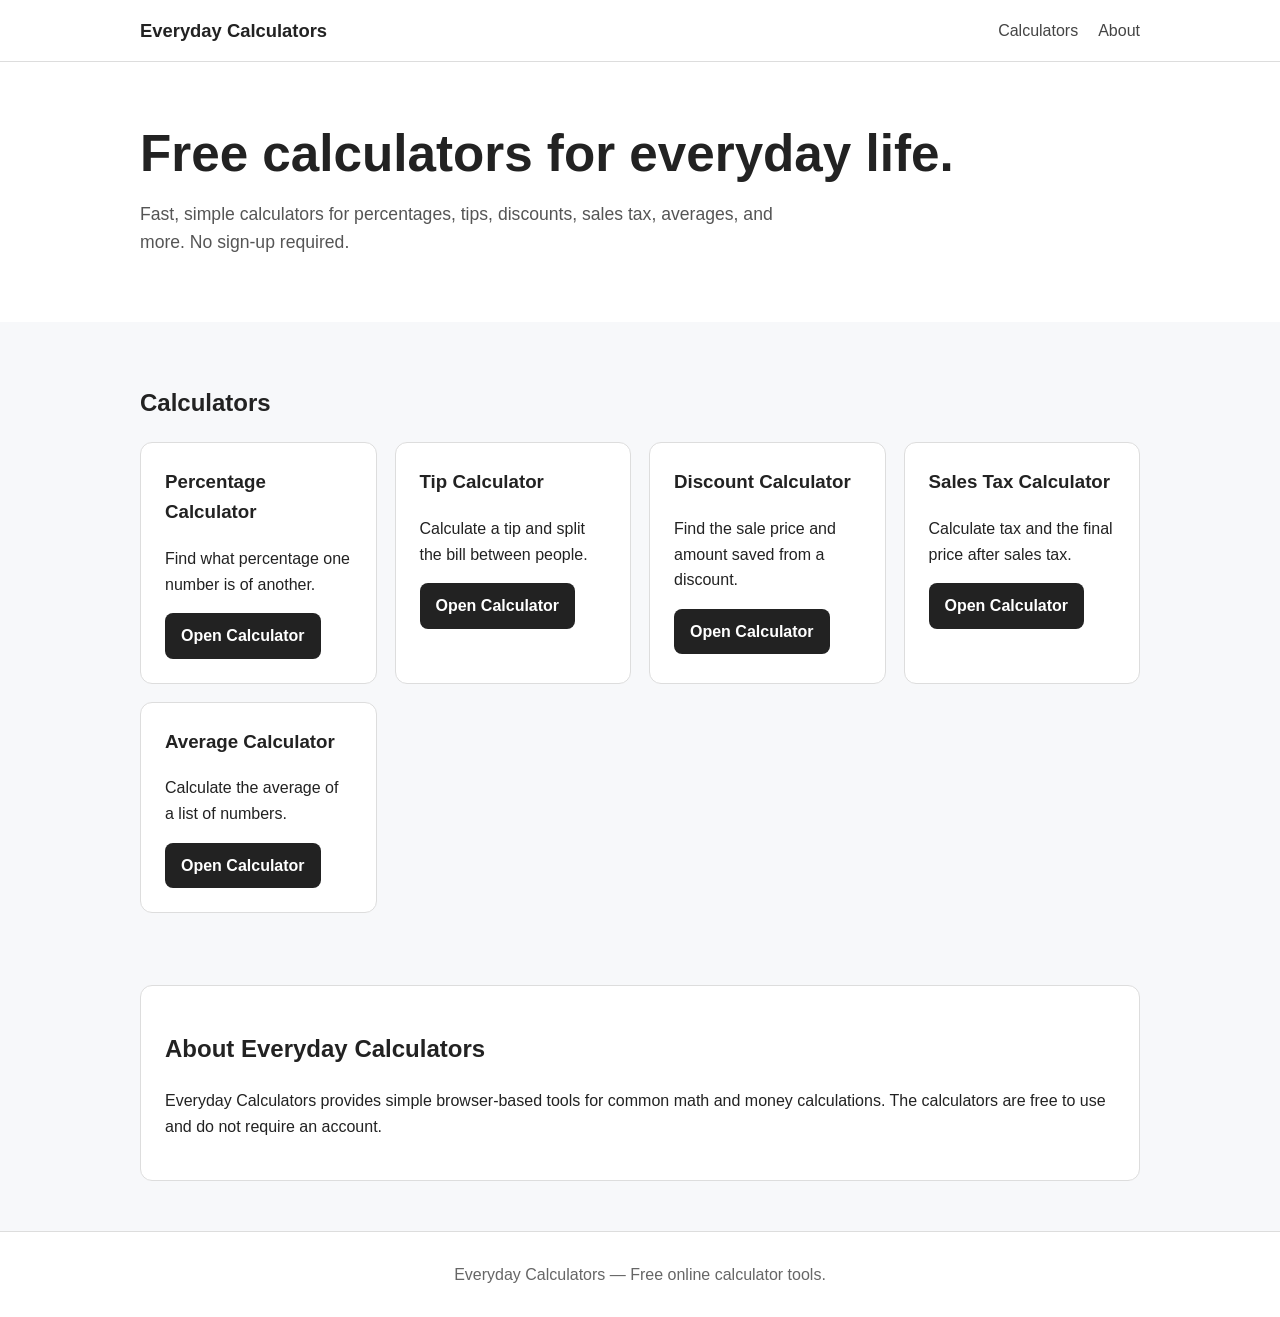
<file: index.html>
<!doctype html>
<html lang="en">
<head> <meta name="google-site-verification" content="U4AQ6ooMI82tRVPLkRPx9xhh85kpOg4tA74BKeQLbwQ" />
<meta charset="utf-8">
<meta name="viewport" content="width=device-width,initial-scale=1">
<title>Everyday Calculators – Free Online Calculator Tools</title>
<meta name="description" content="Free online calculators for percentages, tips, discounts, sales tax, averages, and everyday math. Fast, simple, and no sign-up required.">
<link rel="stylesheet" href="style.css">
</head> 
<body>
<header><div class="container nav">
<a class="logo" href="index.html">Everyday Calculators</a>
<nav class="navlinks"><a href="#calculators">Calculators</a><a href="#about">About</a></nav>
</div></header>
<main>
<section class="hero"><div class="container">
<h1>Free calculators for everyday life.</h1>
<p>Fast, simple calculators for percentages, tips, discounts, sales tax, averages, and more. No sign-up required.</p>
</div></section>
<div class="container">
<section id="calculators"><h2>Calculators</h2><div class="grid">
<article class="card"><h3>Percentage Calculator</h3><p>Find what percentage one number is of another.</p><a class="btn" href="percentage-calculator.html">Open Calculator</a></article>
<article class="card"><h3>Tip Calculator</h3><p>Calculate a tip and split the bill between people.</p><a class="btn" href="tip-calculator.html">Open Calculator</a></article>
<article class="card"><h3>Discount Calculator</h3><p>Find the sale price and amount saved from a discount.</p><a class="btn" href="discount-calculator.html">Open Calculator</a></article>
<article class="card"><h3>Sales Tax Calculator</h3><p>Calculate tax and the final price after sales tax.</p><a class="btn" href="sales-tax-calculator.html">Open Calculator</a></article>
<article class="card"><h3>Average Calculator</h3><p>Calculate the average of a list of numbers.</p><a class="btn" href="average-calculator.html">Open Calculator</a></article>
</div></section>
<section id="about" class="info"><h2>About Everyday Calculators</h2><p>Everyday Calculators provides simple browser-based tools for common math and money calculations. The calculators are free to use and do not require an account.</p></section>
</div></main>
<footer>Everyday Calculators — Free online calculator tools.</footer>
</body>
</html>
</file>
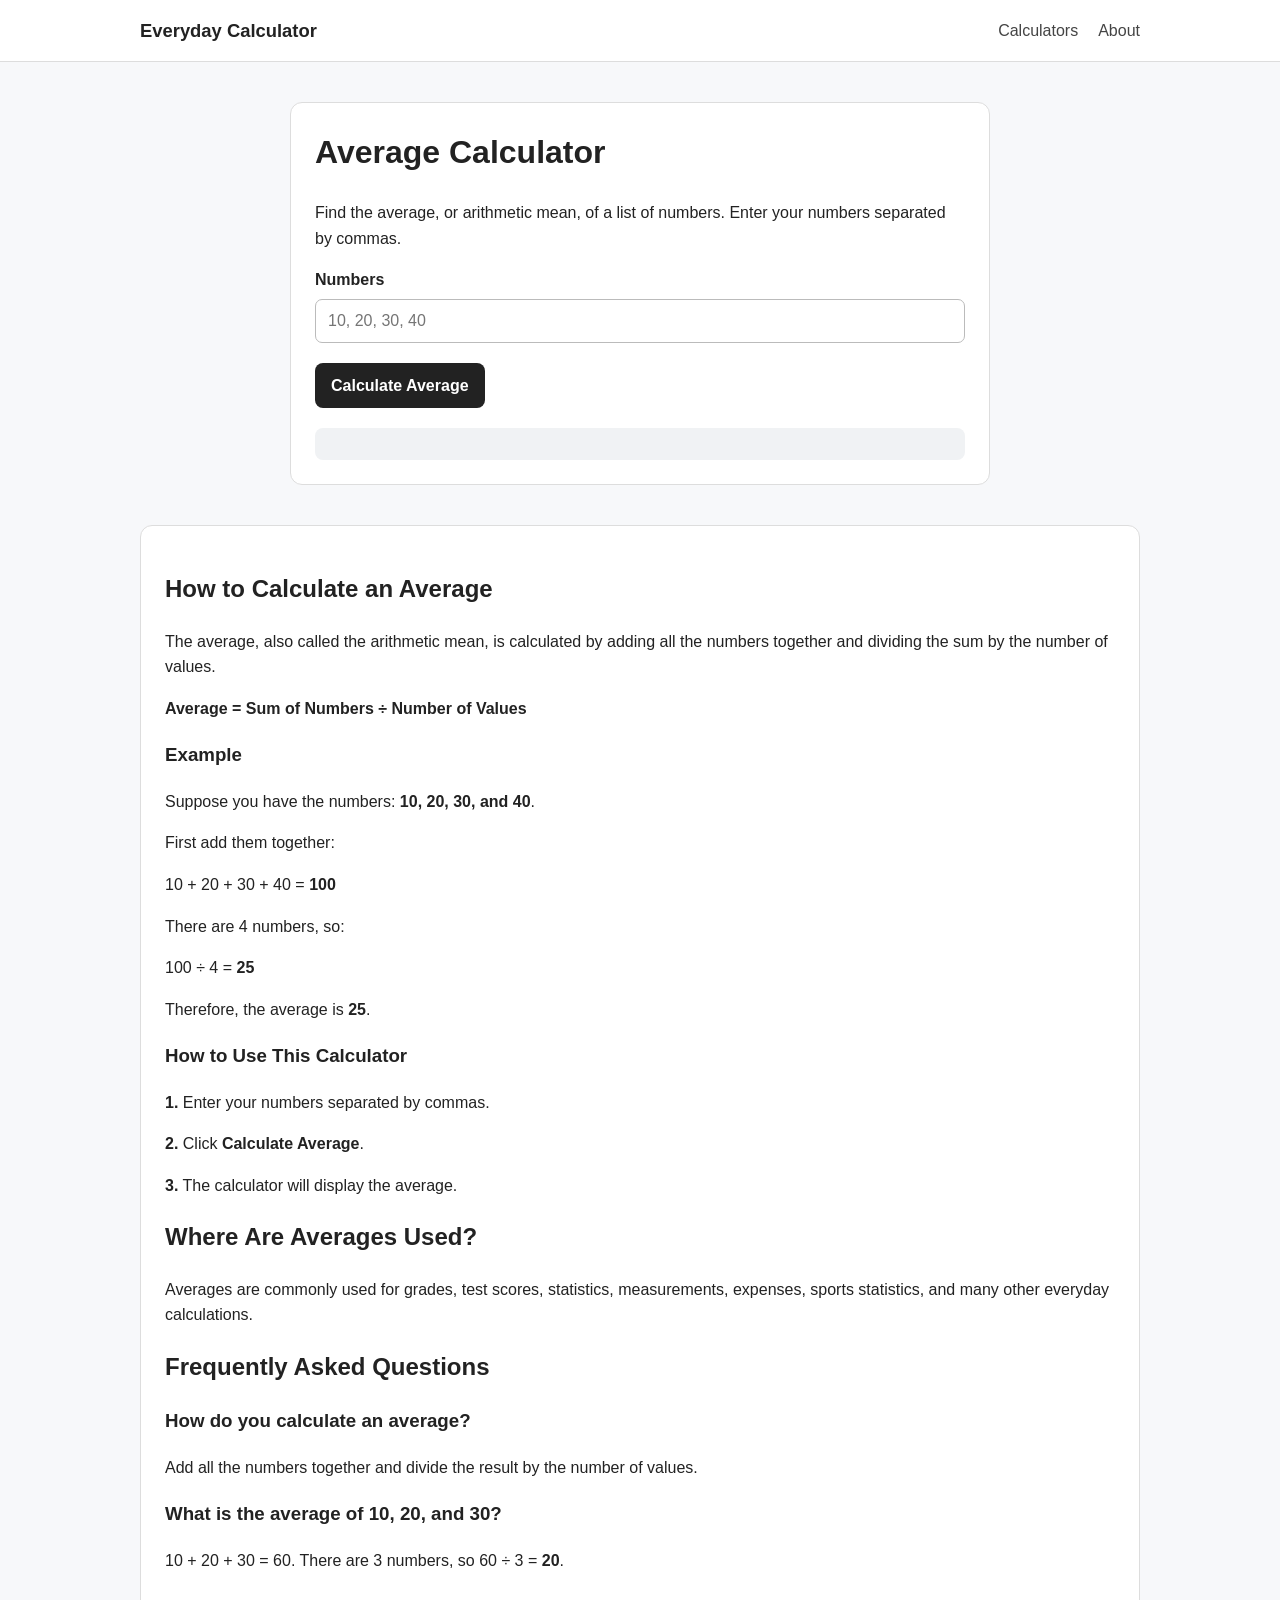
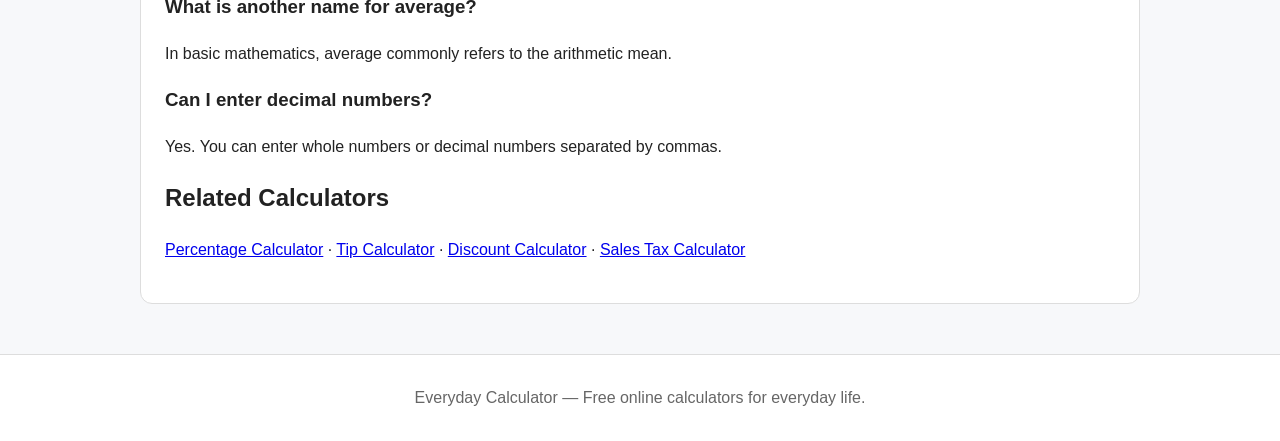
<file: average-calculator.html>
<!doctype html>
<html lang="en">
<head>
<meta charset="utf-8">
<meta name="viewport" content="width=device-width,initial-scale=1">

<title>Average Calculator – Find the Mean of Numbers | Everyday Calculator</title>

<meta name="description" content="Use this free average calculator to find the mean of a list of numbers. Enter numbers separated by commas to calculate the average instantly.">

<link rel="canonical" href="https://danman23m-cmyk.github.io/EverydayCalculator/average-calculator.html">

<meta property="og:title" content="Average Calculator – Everyday Calculator">
<meta property="og:description" content="Calculate the average or mean of numbers quickly with this free online calculator.">
<meta property="og:type" content="website">
<meta property="og:url" content="https://danman23m-cmyk.github.io/EverydayCalculator/average-calculator.html">

<link rel="stylesheet" href="style.css">

<script type="application/ld+json">
{
  "@context":"https://schema.org",
  "@type":"WebApplication",
  "name":"Average Calculator",
  "url":"https://danman23m-cmyk.github.io/EverydayCalculator/average-calculator.html",
  "applicationCategory":"Calculator",
  "operatingSystem":"All",
  "description":"A free online average calculator for finding the mean of a list of numbers."
}
</script>

<script type="application/ld+json">
{
  "@context":"https://schema.org",
  "@type":"FAQPage",
  "mainEntity":[
    {
      "@type":"Question",
      "name":"How do you calculate an average?",
      "acceptedAnswer":{
        "@type":"Answer",
        "text":"Add all the numbers together and divide the sum by the number of values."
      }
    },
    {
      "@type":"Question",
      "name":"What is the average of 10, 20, and 30?",
      "acceptedAnswer":{
        "@type":"Answer",
        "text":"The average of 10, 20, and 30 is 20."
      }
    },
    {
      "@type":"Question",
      "name":"What is another name for average?",
      "acceptedAnswer":{
        "@type":"Answer",
        "text":"In basic mathematics, average commonly refers to the arithmetic mean."
      }
    },
    {
      "@type":"Question",
      "name":"Can I enter decimal numbers?",
      "acceptedAnswer":{
        "@type":"Answer",
        "text":"Yes. You can enter whole numbers or decimal numbers separated by commas."
      }
    }
  ]
}
</script>
</head>

<body>

<header>
  <div class="container nav">
    <a class="logo" href="index.html">Everyday Calculator</a>

    <nav class="navlinks">
      <a href="index.html">Calculators</a>
      <a href="index.html#about">About</a>
    </nav>
  </div>
</header>

<main class="page">
  <div class="container">

    <div class="tool">

      <h1>Average Calculator</h1>

      <p>
        Find the average, or arithmetic mean, of a list of numbers.
        Enter your numbers separated by commas.
      </p>

      <div class="form-grid">

        <div>
          <label for="numbers">Numbers</label>
          <input
            id="numbers"
            type="text"
            placeholder="10, 20, 30, 40"
          >
        </div>

      </div>

      <div class="actions">
        <button class="btn" onclick="average()">
          Calculate Average
        </button>
      </div>

      <div id="result" class="result"></div>

    </div>

    <section class="info">

      <h2>How to Calculate an Average</h2>

      <p>
        The average, also called the arithmetic mean, is calculated
        by adding all the numbers together and dividing the sum by
        the number of values.
      </p>

      <p>
        <strong>
          Average = Sum of Numbers ÷ Number of Values
        </strong>
      </p>

      <h3>Example</h3>

      <p>
        Suppose you have the numbers:
        <strong>10, 20, 30, and 40</strong>.
      </p>

      <p>
        First add them together:
      </p>

      <p>
        10 + 20 + 30 + 40 = <strong>100</strong>
      </p>

      <p>
        There are 4 numbers, so:
      </p>

      <p>
        100 ÷ 4 = <strong>25</strong>
      </p>

      <p>
        Therefore, the average is <strong>25</strong>.
      </p>

      <h3>How to Use This Calculator</h3>

      <p>
        <strong>1.</strong> Enter your numbers separated by commas.
      </p>

      <p>
        <strong>2.</strong> Click <strong>Calculate Average</strong>.
      </p>

      <p>
        <strong>3.</strong> The calculator will display the average.
      </p>

      <h2>Where Are Averages Used?</h2>

      <p>
        Averages are commonly used for grades, test scores, statistics,
        measurements, expenses, sports statistics, and many other
        everyday calculations.
      </p>

      <h2>Frequently Asked Questions</h2>

      <h3>How do you calculate an average?</h3>

      <p>
        Add all the numbers together and divide the result by the
        number of values.
      </p>

      <h3>What is the average of 10, 20, and 30?</h3>

      <p>
        10 + 20 + 30 = 60. There are 3 numbers, so 60 ÷ 3 =
        <strong>20</strong>.
      </p>

      <h3>What is another name for average?</h3>

      <p>
        In basic mathematics, average commonly refers to the
        arithmetic mean.
      </p>

      <h3>Can I enter decimal numbers?</h3>

      <p>
        Yes. You can enter whole numbers or decimal numbers separated
        by commas.
      </p>

      <h2>Related Calculators</h2>

      <p>
        <a href="percentage-calculator.html">Percentage Calculator</a> ·
        <a href="tip-calculator.html">Tip Calculator</a> ·
        <a href="discount-calculator.html">Discount Calculator</a> ·
        <a href="sales-tax-calculator.html">Sales Tax Calculator</a>
      </p>

    </section>

  </div>
</main>

<footer>
  Everyday Calculator — Free online calculators for everyday life.
</footer>

<script src="script.js"></script>

</body>
</html>
</file>
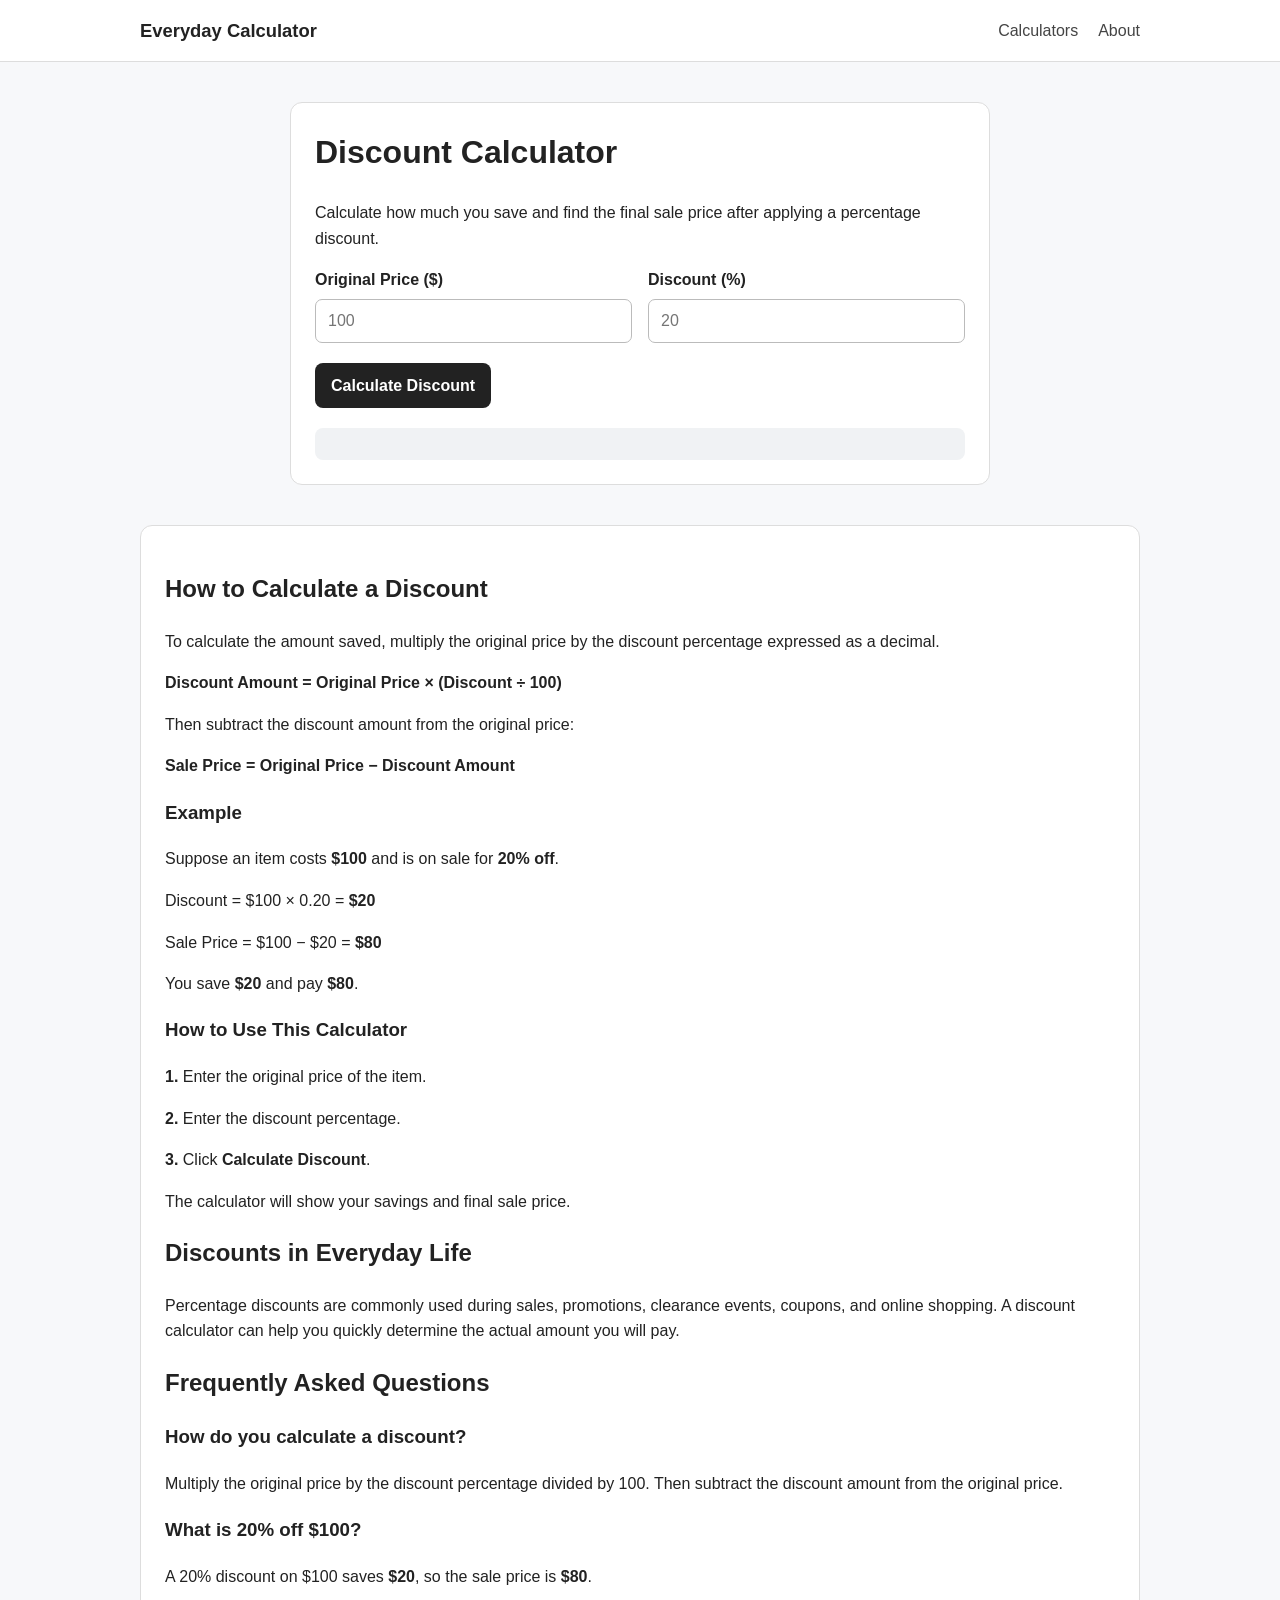
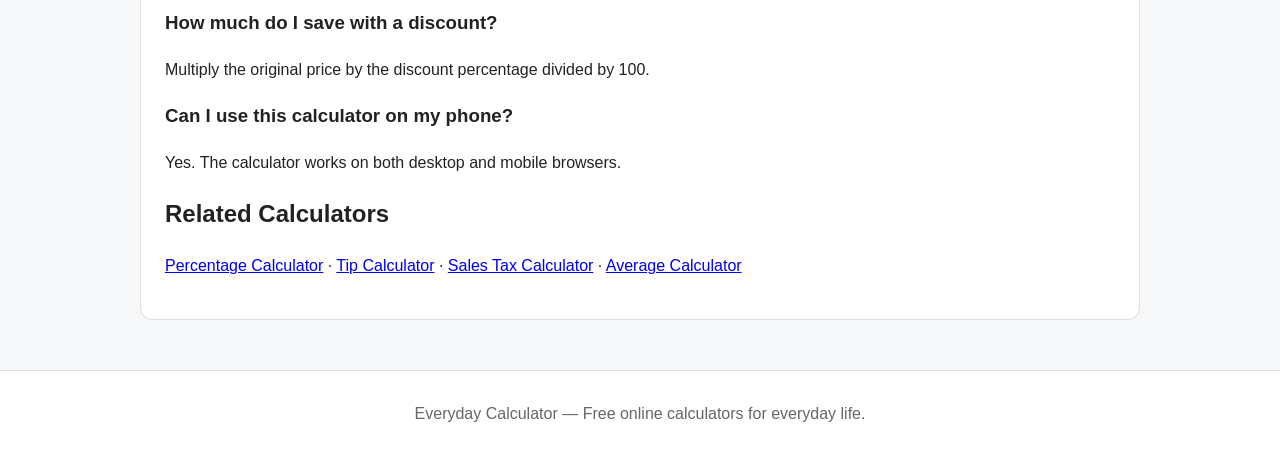
<file: discount-calculator.html>
<!doctype html>
<html lang="en">
<head>
<meta charset="utf-8">
<meta name="viewport" content="width=device-width,initial-scale=1">

<title>Discount Calculator – Calculate Sale Prices & Savings | Everyday Calculator</title>

<meta name="description" content="Use this free discount calculator to find your sale price and how much money you save after a percentage discount.">

<link rel="canonical" href="https://danman23m-cmyk.github.io/EverydayCalculator/discount-calculator.html">

<meta property="og:title" content="Discount Calculator – Everyday Calculator">
<meta property="og:description" content="Calculate sale prices, discounts, and total savings quickly with this free online calculator.">
<meta property="og:type" content="website">
<meta property="og:url" content="https://danman23m-cmyk.github.io/EverydayCalculator/discount-calculator.html">

<link rel="stylesheet" href="style.css">

<script type="application/ld+json">
{
  "@context":"https://schema.org",
  "@type":"WebApplication",
  "name":"Discount Calculator",
  "url":"https://danman23m-cmyk.github.io/EverydayCalculator/discount-calculator.html",
  "applicationCategory":"Calculator",
  "operatingSystem":"All",
  "description":"A free online discount calculator for finding sale prices and savings."
}
</script>

<script type="application/ld+json">
{
  "@context":"https://schema.org",
  "@type":"FAQPage",
  "mainEntity":[
    {
      "@type":"Question",
      "name":"How do you calculate a discount?",
      "acceptedAnswer":{
        "@type":"Answer",
        "text":"Multiply the original price by the discount percentage expressed as a decimal. Subtract the discount amount from the original price to find the sale price."
      }
    },
    {
      "@type":"Question",
      "name":"What is 20% off $100?",
      "acceptedAnswer":{
        "@type":"Answer",
        "text":"A 20% discount on $100 saves $20, making the sale price $80."
      }
    },
    {
      "@type":"Question",
      "name":"How much do I save with a discount?",
      "acceptedAnswer":{
        "@type":"Answer",
        "text":"Multiply the original price by the discount percentage divided by 100. For example, a 20% discount on $100 saves $20."
      }
    },
    {
      "@type":"Question",
      "name":"Can I use this discount calculator on my phone?",
      "acceptedAnswer":{
        "@type":"Answer",
        "text":"Yes. The discount calculator works on modern desktop and mobile web browsers."
      }
    }
  ]
}
</script>
</head>

<body>

<header>
  <div class="container nav">
    <a class="logo" href="index.html">Everyday Calculator</a>

    <nav class="navlinks">
      <a href="index.html">Calculators</a>
      <a href="index.html#about">About</a>
    </nav>
  </div>
</header>

<main class="page">
  <div class="container">

    <div class="tool">

      <h1>Discount Calculator</h1>

      <p>
        Calculate how much you save and find the final sale price
        after applying a percentage discount.
      </p>

      <div class="form-grid">

        <div>
          <label for="price">Original Price ($)</label>
          <input
            id="price"
            type="number"
            min="0"
            step="any"
            placeholder="100"
          >
        </div>

        <div>
          <label for="discountPercent">Discount (%)</label>
          <input
            id="discountPercent"
            type="number"
            min="0"
            step="any"
            placeholder="20"
          >
        </div>

      </div>

      <div class="actions">
        <button class="btn" onclick="discount()">
          Calculate Discount
        </button>
      </div>

      <div id="result" class="result"></div>

    </div>

    <section class="info">

      <h2>How to Calculate a Discount</h2>

      <p>
        To calculate the amount saved, multiply the original price by
        the discount percentage expressed as a decimal.
      </p>

      <p>
        <strong>
          Discount Amount = Original Price × (Discount ÷ 100)
        </strong>
      </p>

      <p>
        Then subtract the discount amount from the original price:
      </p>

      <p>
        <strong>
          Sale Price = Original Price − Discount Amount
        </strong>
      </p>

      <h3>Example</h3>

      <p>
        Suppose an item costs <strong>$100</strong> and is on sale
        for <strong>20% off</strong>.
      </p>

      <p>
        Discount = $100 × 0.20 = <strong>$20</strong>
      </p>

      <p>
        Sale Price = $100 − $20 = <strong>$80</strong>
      </p>

      <p>
        You save <strong>$20</strong> and pay <strong>$80</strong>.
      </p>

      <h3>How to Use This Calculator</h3>

      <p>
        <strong>1.</strong> Enter the original price of the item.
      </p>

      <p>
        <strong>2.</strong> Enter the discount percentage.
      </p>

      <p>
        <strong>3.</strong> Click <strong>Calculate Discount</strong>.
      </p>

      <p>
        The calculator will show your savings and final sale price.
      </p>

      <h2>Discounts in Everyday Life</h2>

      <p>
        Percentage discounts are commonly used during sales,
        promotions, clearance events, coupons, and online shopping.
        A discount calculator can help you quickly determine the
        actual amount you will pay.
      </p>

      <h2>Frequently Asked Questions</h2>

      <h3>How do you calculate a discount?</h3>

      <p>
        Multiply the original price by the discount percentage divided
        by 100. Then subtract the discount amount from the original price.
      </p>

      <h3>What is 20% off $100?</h3>

      <p>
        A 20% discount on $100 saves <strong>$20</strong>, so the sale
        price is <strong>$80</strong>.
      </p>

      <h3>How much do I save with a discount?</h3>

      <p>
        Multiply the original price by the discount percentage divided
        by 100.
      </p>

      <h3>Can I use this calculator on my phone?</h3>

      <p>
        Yes. The calculator works on both desktop and mobile browsers.
      </p>

      <h2>Related Calculators</h2>

      <p>
        <a href="percentage-calculator.html">Percentage Calculator</a> ·
        <a href="tip-calculator.html">Tip Calculator</a> ·
        <a href="sales-tax-calculator.html">Sales Tax Calculator</a> ·
        <a href="average-calculator.html">Average Calculator</a>
      </p>

    </section>

  </div>
</main>

<footer>
  Everyday Calculator — Free online calculators for everyday life.
</footer>

<script src="script.js"></script>

</body>
</html>
</file>
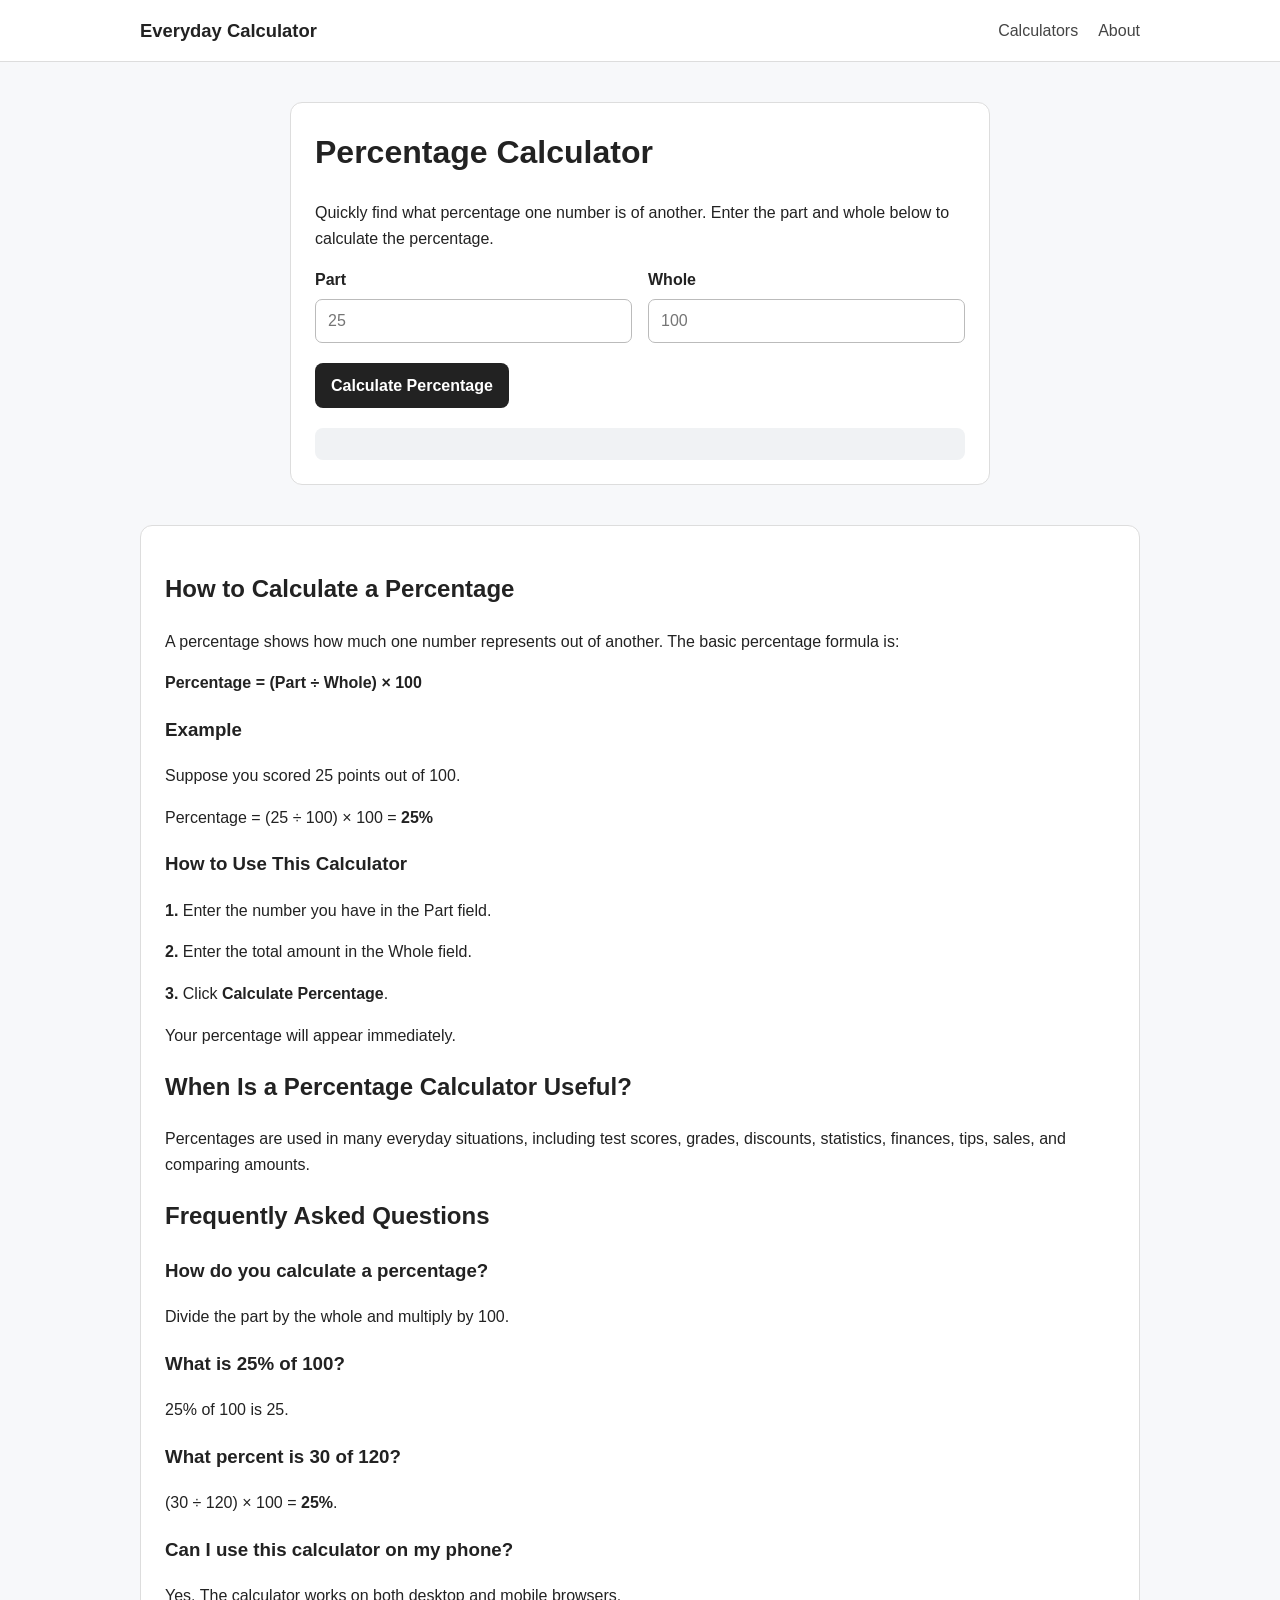
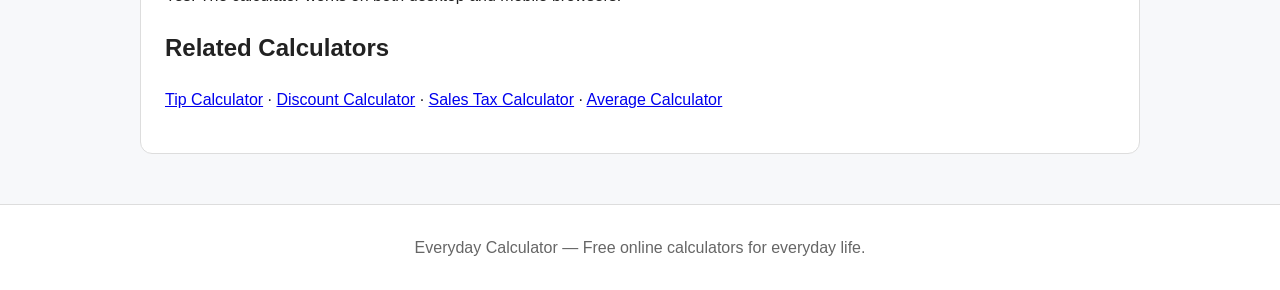
<file: percentage-calculator.html>
<!doctype html>
<html lang="en">
<head>
<meta charset="utf-8">
<meta name="viewport" content="width=device-width,initial-scale=1">

<title>Percentage Calculator – Find Percentages Easily | Everyday Calculator</title>

<meta name="description" content="Use this free percentage calculator to find percentages quickly. Calculate what percent one number is of another with a simple formula and example.">

<link rel="canonical" href="https://danman23m-cmyk.github.io/EverydayCalculator/percentage-calculator.html">

<meta property="og:title" content="Percentage Calculator – Everyday Calculator">
<meta property="og:description" content="Quickly calculate percentages with this free, simple online percentage calculator.">
<meta property="og:type" content="website">
<meta property="og:url" content="https://danman23m-cmyk.github.io/EverydayCalculator/percentage-calculator.html">

<link rel="stylesheet" href="style.css">

<script type="application/ld+json">
{
  "@context":"https://schema.org",
  "@type":"WebApplication",
  "name":"Percentage Calculator",
  "url":"https://danman23m-cmyk.github.io/EverydayCalculator/percentage-calculator.html",
  "applicationCategory":"Calculator",
  "operatingSystem":"All",
  "description":"A free online percentage calculator for finding what percent one number is of another."
}
</script>

<script type="application/ld+json">
{
  "@context":"https://schema.org",
  "@type":"FAQPage",
  "mainEntity":[
    {
      "@type":"Question",
      "name":"How do you calculate a percentage?",
      "acceptedAnswer":{
        "@type":"Answer",
        "text":"To calculate what percentage one number is of another, divide the part by the whole and multiply by 100. For example, 25 divided by 100 multiplied by 100 equals 25%."
      }
    },
    {
      "@type":"Question",
      "name":"What is 25% of 100?",
      "acceptedAnswer":{
        "@type":"Answer",
        "text":"25% of 100 is 25."
      }
    },
    {
      "@type":"Question",
      "name":"How do I find what percent one number is of another?",
      "acceptedAnswer":{
        "@type":"Answer",
        "text":"Divide the first number by the second number and multiply the result by 100. For example, 30 divided by 120 multiplied by 100 equals 25%."
      }
    },
    {
      "@type":"Question",
      "name":"Can I use this percentage calculator on my phone?",
      "acceptedAnswer":{
        "@type":"Answer",
        "text":"Yes. The percentage calculator works in modern desktop and mobile web browsers."
      }
    }
  ]
}
</script>
</head>

<body>

<header>
  <div class="container nav">
    <a class="logo" href="index.html">Everyday Calculator</a>

    <nav class="navlinks">
      <a href="index.html">Calculators</a>
      <a href="index.html#about">About</a>
    </nav>
  </div>
</header>

<main class="page">
  <div class="container">

    <div class="tool">

      <h1>Percentage Calculator</h1>

      <p>
        Quickly find what percentage one number is of another.
        Enter the part and whole below to calculate the percentage.
      </p>

      <div class="form-grid">

        <div>
          <label for="part">Part</label>
          <input
            id="part"
            type="number"
            step="any"
            placeholder="25"
          >
        </div>

        <div>
          <label for="whole">Whole</label>
          <input
            id="whole"
            type="number"
            step="any"
            placeholder="100"
          >
        </div>

      </div>

      <div class="actions">
        <button class="btn" onclick="percentage()">
          Calculate Percentage
        </button>
      </div>

      <div id="result" class="result"></div>

    </div>

    <section class="info">

      <h2>How to Calculate a Percentage</h2>

      <p>
        A percentage shows how much one number represents out of another.
        The basic percentage formula is:
      </p>

      <p>
        <strong>Percentage = (Part ÷ Whole) × 100</strong>
      </p>

      <h3>Example</h3>

      <p>
        Suppose you scored 25 points out of 100.
      </p>

      <p>
        Percentage = (25 ÷ 100) × 100 = <strong>25%</strong>
      </p>

      <h3>How to Use This Calculator</h3>

      <p>
        <strong>1.</strong> Enter the number you have in the Part field.
      </p>

      <p>
        <strong>2.</strong> Enter the total amount in the Whole field.
      </p>

      <p>
        <strong>3.</strong> Click <strong>Calculate Percentage</strong>.
      </p>

      <p>
        Your percentage will appear immediately.
      </p>

      <h2>When Is a Percentage Calculator Useful?</h2>

      <p>
        Percentages are used in many everyday situations, including
        test scores, grades, discounts, statistics, finances, tips,
        sales, and comparing amounts.
      </p>

      <h2>Frequently Asked Questions</h2>

      <h3>How do you calculate a percentage?</h3>

      <p>
        Divide the part by the whole and multiply by 100.
      </p>

      <h3>What is 25% of 100?</h3>

      <p>
        25% of 100 is 25.
      </p>

      <h3>What percent is 30 of 120?</h3>

      <p>
        (30 ÷ 120) × 100 = <strong>25%</strong>.
      </p>

      <h3>Can I use this calculator on my phone?</h3>

      <p>
        Yes. The calculator works on both desktop and mobile browsers.
      </p>

      <h2>Related Calculators</h2>

      <p>
        <a href="tip-calculator.html">Tip Calculator</a> ·
        <a href="discount-calculator.html">Discount Calculator</a> ·
        <a href="sales-tax-calculator.html">Sales Tax Calculator</a> ·
        <a href="average-calculator.html">Average Calculator</a>
      </p>

    </section>

  </div>
</main>

<footer>
  Everyday Calculator — Free online calculators for everyday life.
</footer>

<script src="script.js"></script>

</body>
</html>
</file>
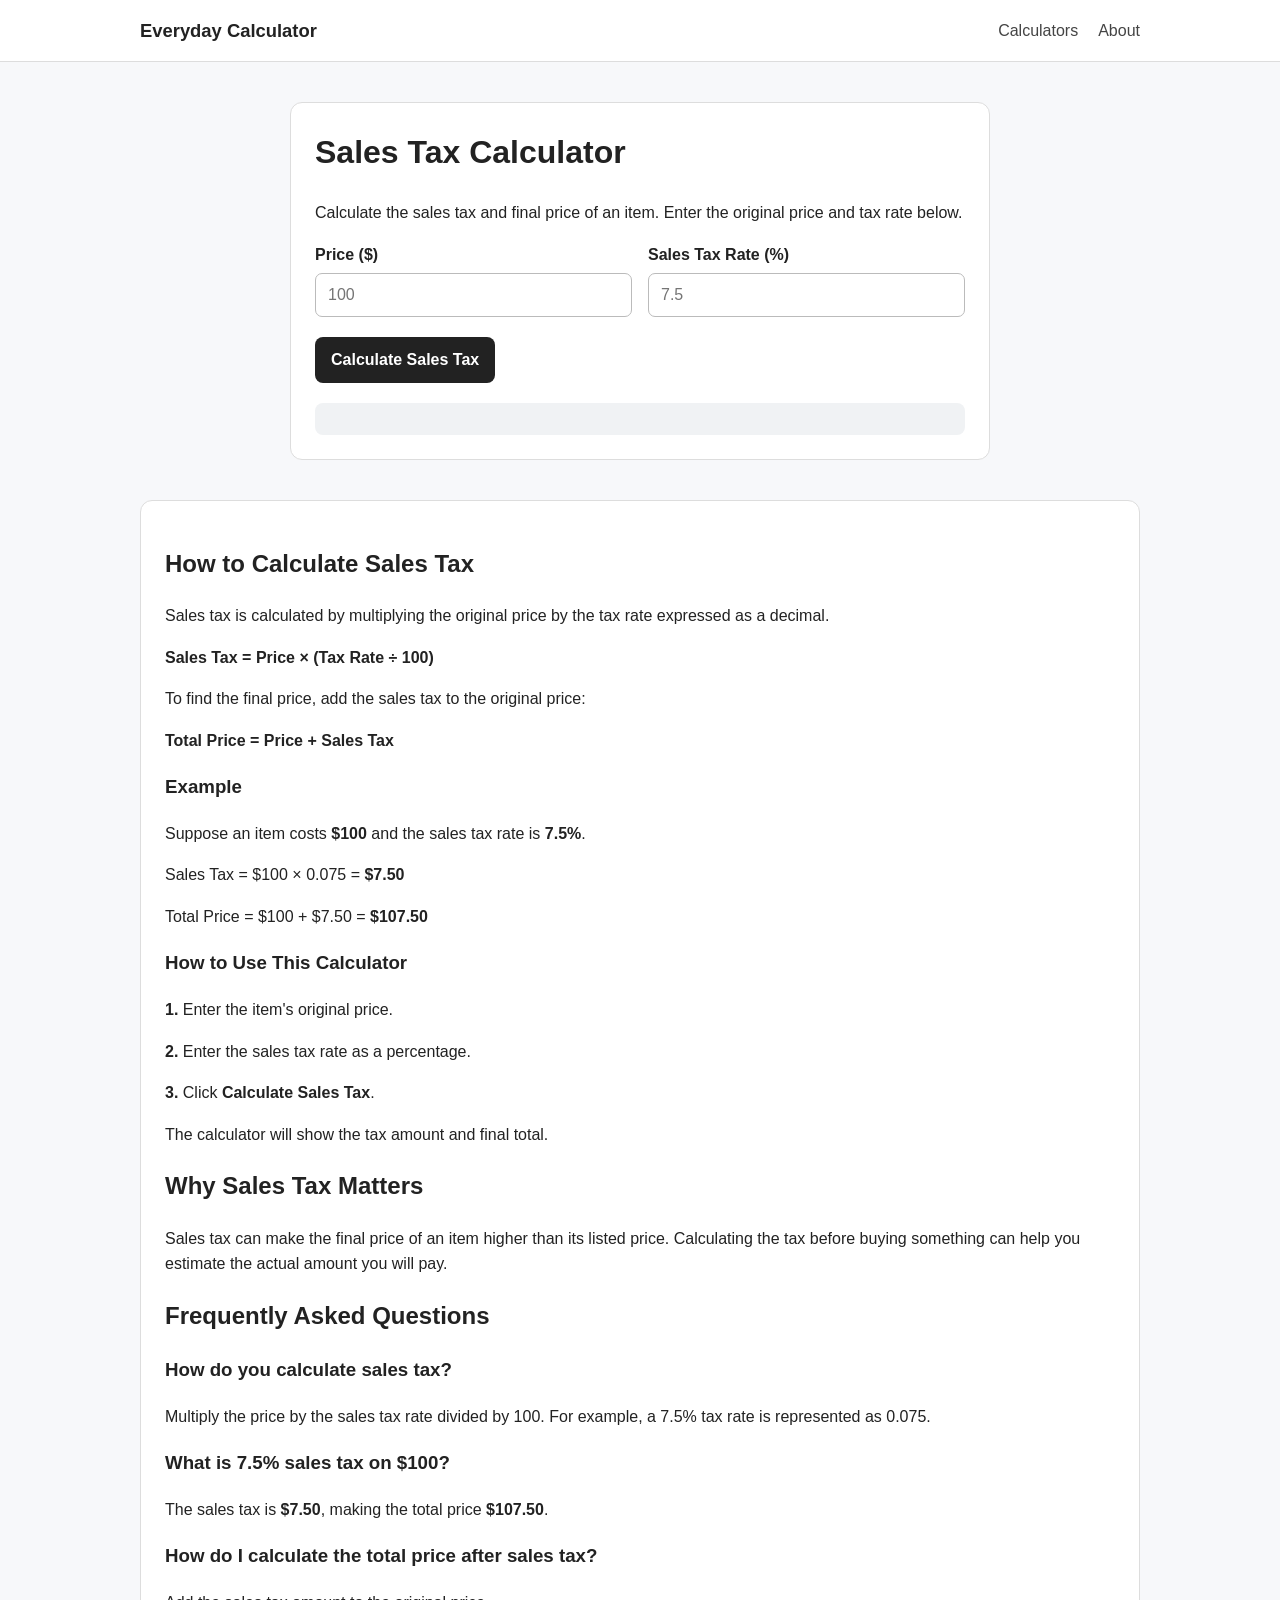
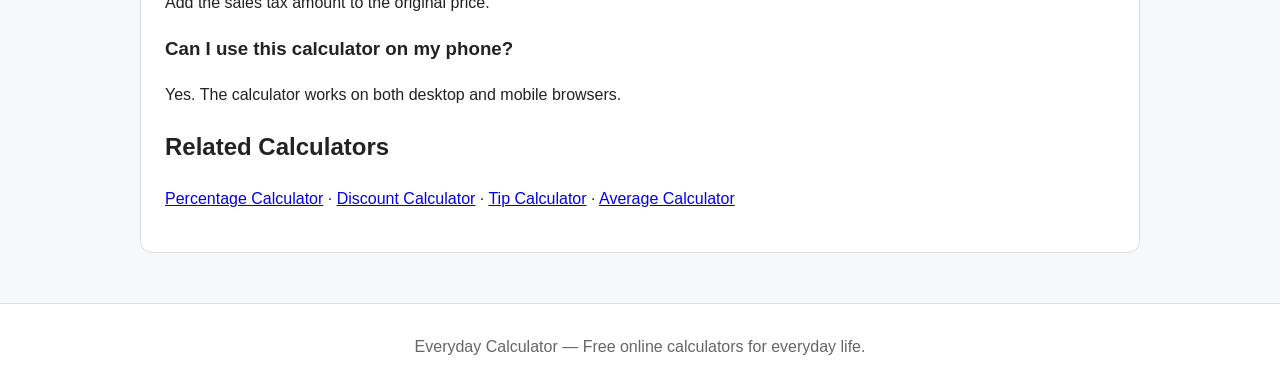
<file: sales-tax-calculator.html>
<!doctype html>
<html lang="en">
<head>
<meta charset="utf-8">
<meta name="viewport" content="width=device-width,initial-scale=1">

<title>Sales Tax Calculator – Calculate Tax & Total Price | Everyday Calculator</title>

<meta name="description" content="Use this free sales tax calculator to calculate the sales tax and final total price of an item. Enter a price and tax rate to get your answer instantly.">

<link rel="canonical" href="https://danman23m-cmyk.github.io/EverydayCalculator/sales-tax-calculator.html">

<meta property="og:title" content="Sales Tax Calculator – Everyday Calculator">
<meta property="og:description" content="Calculate sales tax and the final price of an item quickly with this free online calculator.">
<meta property="og:type" content="website">
<meta property="og:url" content="https://danman23m-cmyk.github.io/EverydayCalculator/sales-tax-calculator.html">

<link rel="stylesheet" href="style.css">

<script type="application/ld+json">
{
  "@context":"https://schema.org",
  "@type":"WebApplication",
  "name":"Sales Tax Calculator",
  "url":"https://danman23m-cmyk.github.io/EverydayCalculator/sales-tax-calculator.html",
  "applicationCategory":"Calculator",
  "operatingSystem":"All",
  "description":"A free online sales tax calculator for calculating tax and final purchase price."
}
</script>

<script type="application/ld+json">
{
  "@context":"https://schema.org",
  "@type":"FAQPage",
  "mainEntity":[
    {
      "@type":"Question",
      "name":"How do you calculate sales tax?",
      "acceptedAnswer":{
        "@type":"Answer",
        "text":"Multiply the item price by the sales tax rate divided by 100. Add the resulting tax amount to the original price to find the total."
      }
    },
    {
      "@type":"Question",
      "name":"What is 7.5% sales tax on $100?",
      "acceptedAnswer":{
        "@type":"Answer",
        "text":"A 7.5% sales tax on $100 is $7.50, making the total price $107.50."
      }
    },
    {
      "@type":"Question",
      "name":"How do I calculate the total price after sales tax?",
      "acceptedAnswer":{
        "@type":"Answer",
        "text":"Calculate the sales tax amount first, then add it to the original price. Total Price equals Original Price plus Sales Tax."
      }
    },
    {
      "@type":"Question",
      "name":"Can I use this sales tax calculator on my phone?",
      "acceptedAnswer":{
        "@type":"Answer",
        "text":"Yes. The sales tax calculator works on modern desktop and mobile web browsers."
      }
    }
  ]
}
</script>
</head>

<body>

<header>
  <div class="container nav">
    <a class="logo" href="index.html">Everyday Calculator</a>

    <nav class="navlinks">
      <a href="index.html">Calculators</a>
      <a href="index.html#about">About</a>
    </nav>
  </div>
</header>

<main class="page">
  <div class="container">

    <div class="tool">

      <h1>Sales Tax Calculator</h1>

      <p>
        Calculate the sales tax and final price of an item.
        Enter the original price and tax rate below.
      </p>

      <div class="form-grid">

        <div>
          <label for="price">Price ($)</label>
          <input
            id="price"
            type="number"
            min="0"
            step="any"
            placeholder="100"
          >
        </div>

        <div>
          <label for="taxRate">Sales Tax Rate (%)</label>
          <input
            id="taxRate"
            type="number"
            min="0"
            step="any"
            placeholder="7.5"
          >
        </div>

      </div>

      <div class="actions">
        <button class="btn" onclick="salesTax()">
          Calculate Sales Tax
        </button>
      </div>

      <div id="result" class="result"></div>

    </div>

    <section class="info">

      <h2>How to Calculate Sales Tax</h2>

      <p>
        Sales tax is calculated by multiplying the original price
        by the tax rate expressed as a decimal.
      </p>

      <p>
        <strong>
          Sales Tax = Price × (Tax Rate ÷ 100)
        </strong>
      </p>

      <p>
        To find the final price, add the sales tax to the original price:
      </p>

      <p>
        <strong>
          Total Price = Price + Sales Tax
        </strong>
      </p>

      <h3>Example</h3>

      <p>
        Suppose an item costs <strong>$100</strong> and the sales tax
        rate is <strong>7.5%</strong>.
      </p>

      <p>
        Sales Tax = $100 × 0.075 = <strong>$7.50</strong>
      </p>

      <p>
        Total Price = $100 + $7.50 = <strong>$107.50</strong>
      </p>

      <h3>How to Use This Calculator</h3>

      <p>
        <strong>1.</strong> Enter the item's original price.
      </p>

      <p>
        <strong>2.</strong> Enter the sales tax rate as a percentage.
      </p>

      <p>
        <strong>3.</strong> Click <strong>Calculate Sales Tax</strong>.
      </p>

      <p>
        The calculator will show the tax amount and final total.
      </p>

      <h2>Why Sales Tax Matters</h2>

      <p>
        Sales tax can make the final price of an item higher than
        its listed price. Calculating the tax before buying something
        can help you estimate the actual amount you will pay.
      </p>

      <h2>Frequently Asked Questions</h2>

      <h3>How do you calculate sales tax?</h3>

      <p>
        Multiply the price by the sales tax rate divided by 100.
        For example, a 7.5% tax rate is represented as 0.075.
      </p>

      <h3>What is 7.5% sales tax on $100?</h3>

      <p>
        The sales tax is <strong>$7.50</strong>, making the total
        price <strong>$107.50</strong>.
      </p>

      <h3>How do I calculate the total price after sales tax?</h3>

      <p>
        Add the sales tax amount to the original price.
      </p>

      <h3>Can I use this calculator on my phone?</h3>

      <p>
        Yes. The calculator works on both desktop and mobile browsers.
      </p>

      <h2>Related Calculators</h2>

      <p>
        <a href="percentage-calculator.html">Percentage Calculator</a> ·
        <a href="discount-calculator.html">Discount Calculator</a> ·
        <a href="tip-calculator.html">Tip Calculator</a> ·
        <a href="average-calculator.html">Average Calculator</a>
      </p>

    </section>

  </div>
</main>

<footer>
  Everyday Calculator — Free online calculators for everyday life.
</footer>

<script src="script.js"></script>

</body>
</html>
</file>
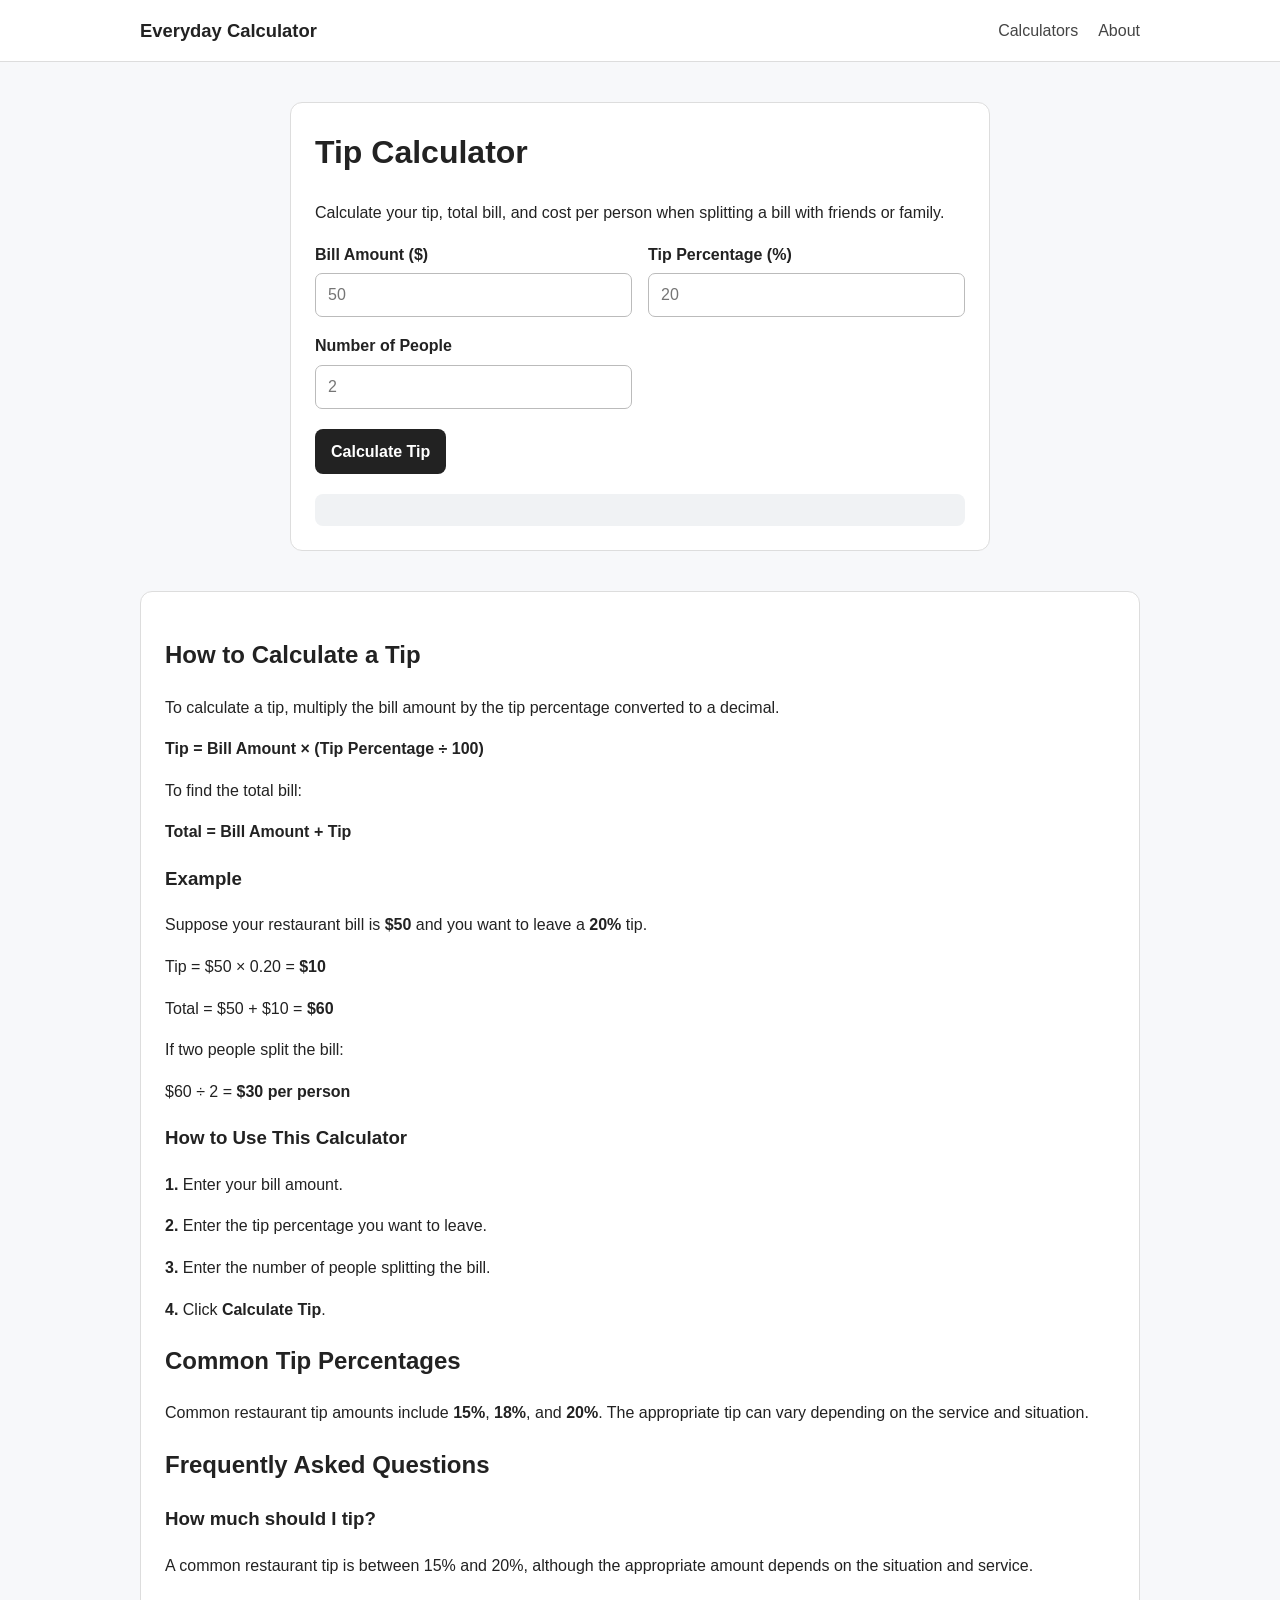
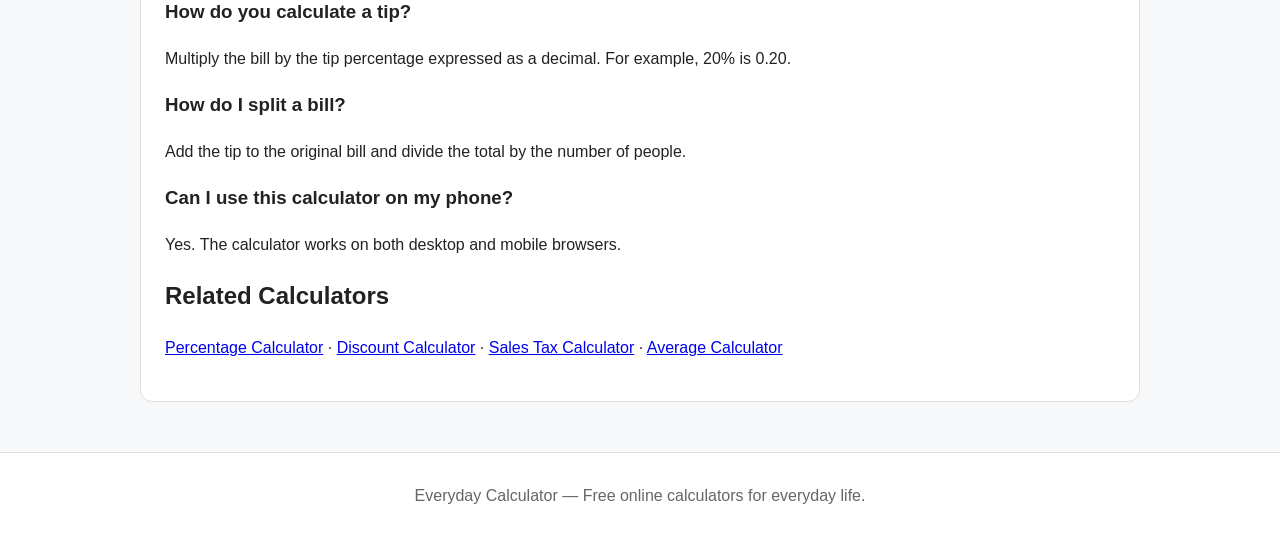
<file: tip-calculator.html>
<!doctype html>
<html lang="en">
<head>
<meta charset="utf-8">
<meta name="viewport" content="width=device-width,initial-scale=1">

<title>Tip Calculator – Calculate Tips & Split the Bill | Everyday Calculator</title>

<meta name="description" content="Use this free tip calculator to calculate a tip, total bill, and cost per person when splitting a bill.">

<link rel="canonical" href="https://danman23m-cmyk.github.io/EverydayCalculator/tip-calculator.html">

<meta property="og:title" content="Tip Calculator – Everyday Calculator">
<meta property="og:description" content="Quickly calculate tips, total bills, and the cost per person.">
<meta property="og:type" content="website">
<meta property="og:url" content="https://danman23m-cmyk.github.io/EverydayCalculator/tip-calculator.html">

<link rel="stylesheet" href="style.css">

<script type="application/ld+json">
{
  "@context":"https://schema.org",
  "@type":"WebApplication",
  "name":"Tip Calculator",
  "url":"https://danman23m-cmyk.github.io/EverydayCalculator/tip-calculator.html",
  "applicationCategory":"Calculator",
  "operatingSystem":"All",
  "description":"A free online tip calculator for calculating tips, total bills, and the cost per person."
}
</script>

<script type="application/ld+json">
{
  "@context":"https://schema.org",
  "@type":"FAQPage",
  "mainEntity":[
    {
      "@type":"Question",
      "name":"How much should I tip?",
      "acceptedAnswer":{
        "@type":"Answer",
        "text":"A common restaurant tip is between 15% and 20%, although the appropriate amount can depend on the service and situation."
      }
    },
    {
      "@type":"Question",
      "name":"How do you calculate a tip?",
      "acceptedAnswer":{
        "@type":"Answer",
        "text":"Multiply the bill amount by the tip percentage expressed as a decimal. For example, a $50 bill with a 20% tip gives a $10 tip."
      }
    },
    {
      "@type":"Question",
      "name":"How do I split a bill?",
      "acceptedAnswer":{
        "@type":"Answer",
        "text":"Calculate the total bill including the tip, then divide the total by the number of people."
      }
    },
    {
      "@type":"Question",
      "name":"Can I use this tip calculator on my phone?",
      "acceptedAnswer":{
        "@type":"Answer",
        "text":"Yes. The tip calculator works in modern desktop and mobile web browsers."
      }
    }
  ]
}
</script>
</head>

<body>

<header>
  <div class="container nav">
    <a class="logo" href="index.html">Everyday Calculator</a>

    <nav class="navlinks">
      <a href="index.html">Calculators</a>
      <a href="index.html#about">About</a>
    </nav>
  </div>
</header>

<main class="page">
  <div class="container">

    <div class="tool">

      <h1>Tip Calculator</h1>

      <p>
        Calculate your tip, total bill, and cost per person when splitting
        a bill with friends or family.
      </p>

      <div class="form-grid">

        <div>
          <label for="bill">Bill Amount ($)</label>
          <input
            id="bill"
            type="number"
            min="0"
            step="any"
            placeholder="50"
          >
        </div>

        <div>
          <label for="tipPercent">Tip Percentage (%)</label>
          <input
            id="tipPercent"
            type="number"
            min="0"
            step="any"
            placeholder="20"
          >
        </div>

        <div>
          <label for="people">Number of People</label>
          <input
            id="people"
            type="number"
            min="1"
            step="1"
            placeholder="2"
          >
        </div>

      </div>

      <div class="actions">
        <button class="btn" onclick="tip()">
          Calculate Tip
        </button>
      </div>

      <div id="result" class="result"></div>

    </div>

    <section class="info">

      <h2>How to Calculate a Tip</h2>

      <p>
        To calculate a tip, multiply the bill amount by the tip percentage
        converted to a decimal.
      </p>

      <p>
        <strong>Tip = Bill Amount × (Tip Percentage ÷ 100)</strong>
      </p>

      <p>
        To find the total bill:
      </p>

      <p>
        <strong>Total = Bill Amount + Tip</strong>
      </p>

      <h3>Example</h3>

      <p>
        Suppose your restaurant bill is <strong>$50</strong> and you want
        to leave a <strong>20%</strong> tip.
      </p>

      <p>
        Tip = $50 × 0.20 = <strong>$10</strong>
      </p>

      <p>
        Total = $50 + $10 = <strong>$60</strong>
      </p>

      <p>
        If two people split the bill:
      </p>

      <p>
        $60 ÷ 2 = <strong>$30 per person</strong>
      </p>

      <h3>How to Use This Calculator</h3>

      <p>
        <strong>1.</strong> Enter your bill amount.
      </p>

      <p>
        <strong>2.</strong> Enter the tip percentage you want to leave.
      </p>

      <p>
        <strong>3.</strong> Enter the number of people splitting the bill.
      </p>

      <p>
        <strong>4.</strong> Click <strong>Calculate Tip</strong>.
      </p>

      <h2>Common Tip Percentages</h2>

      <p>
        Common restaurant tip amounts include <strong>15%</strong>,
        <strong>18%</strong>, and <strong>20%</strong>. The appropriate
        tip can vary depending on the service and situation.
      </p>

      <h2>Frequently Asked Questions</h2>

      <h3>How much should I tip?</h3>

      <p>
        A common restaurant tip is between 15% and 20%, although the
        appropriate amount depends on the situation and service.
      </p>

      <h3>How do you calculate a tip?</h3>

      <p>
        Multiply the bill by the tip percentage expressed as a decimal.
        For example, 20% is 0.20.
      </p>

      <h3>How do I split a bill?</h3>

      <p>
        Add the tip to the original bill and divide the total by the
        number of people.
      </p>

      <h3>Can I use this calculator on my phone?</h3>

      <p>
        Yes. The calculator works on both desktop and mobile browsers.
      </p>

      <h2>Related Calculators</h2>

      <p>
        <a href="percentage-calculator.html">Percentage Calculator</a> ·
        <a href="discount-calculator.html">Discount Calculator</a> ·
        <a href="sales-tax-calculator.html">Sales Tax Calculator</a> ·
        <a href="average-calculator.html">Average Calculator</a>
      </p>

    </section>

  </div>
</main>

<footer>
  Everyday Calculator — Free online calculators for everyday life.
</footer>

<script src="script.js"></script>

</body>
</html>
</file>
<file: style.css>
*{box-sizing:border-box}
body{margin:0;font-family:Arial,Helvetica,sans-serif;color:#222;background:#f7f8fa;line-height:1.6}
.container{width:min(1000px,92%);margin:auto}
header{background:#fff;border-bottom:1px solid #ddd}
.nav{display:flex;justify-content:space-between;align-items:center;padding:16px 0}
.logo{font-weight:700;font-size:1.15rem;color:#222;text-decoration:none}
.navlinks{display:flex;gap:20px}
.navlinks a{color:#444;text-decoration:none}
.hero{padding:64px 0 48px;background:#fff}
.hero h1{font-size:clamp(2rem,5vw,3.2rem);line-height:1.1;margin:0 0 16px}
.hero p{max-width:680px;font-size:1.1rem;color:#555}
section{padding:42px 0}
.grid{display:grid;grid-template-columns:repeat(auto-fit,minmax(220px,1fr));gap:18px}
.card,.tool,.info{background:#fff;border:1px solid #ddd;border-radius:12px;padding:24px}
.card h3{margin-top:0}
.btn{display:inline-block;background:#222;color:#fff;padding:10px 16px;border-radius:8px;text-decoration:none;font-weight:600}
.tool{max-width:700px;margin:40px auto}
.tool h1{margin-top:0}
.form-grid{display:grid;grid-template-columns:repeat(auto-fit,minmax(220px,1fr));gap:16px}
label{display:block;font-weight:600;margin-bottom:6px}
input{width:100%;padding:12px;border:1px solid #bbb;border-radius:7px;font-size:16px}
.actions{margin-top:20px}
button{border:0;cursor:pointer;font:inherit}
.result{margin-top:20px;padding:16px;border-radius:8px;background:#f0f2f4;font-weight:700;min-height:24px}
.info{margin:30px auto 50px}
footer{text-align:center;padding:30px 15px;border-top:1px solid #ddd;color:#666;background:#fff}
@media(max-width:600px){.nav{align-items:flex-start;gap:15px;flex-direction:column}.hero{padding:45px 0 35px}}
</file>
